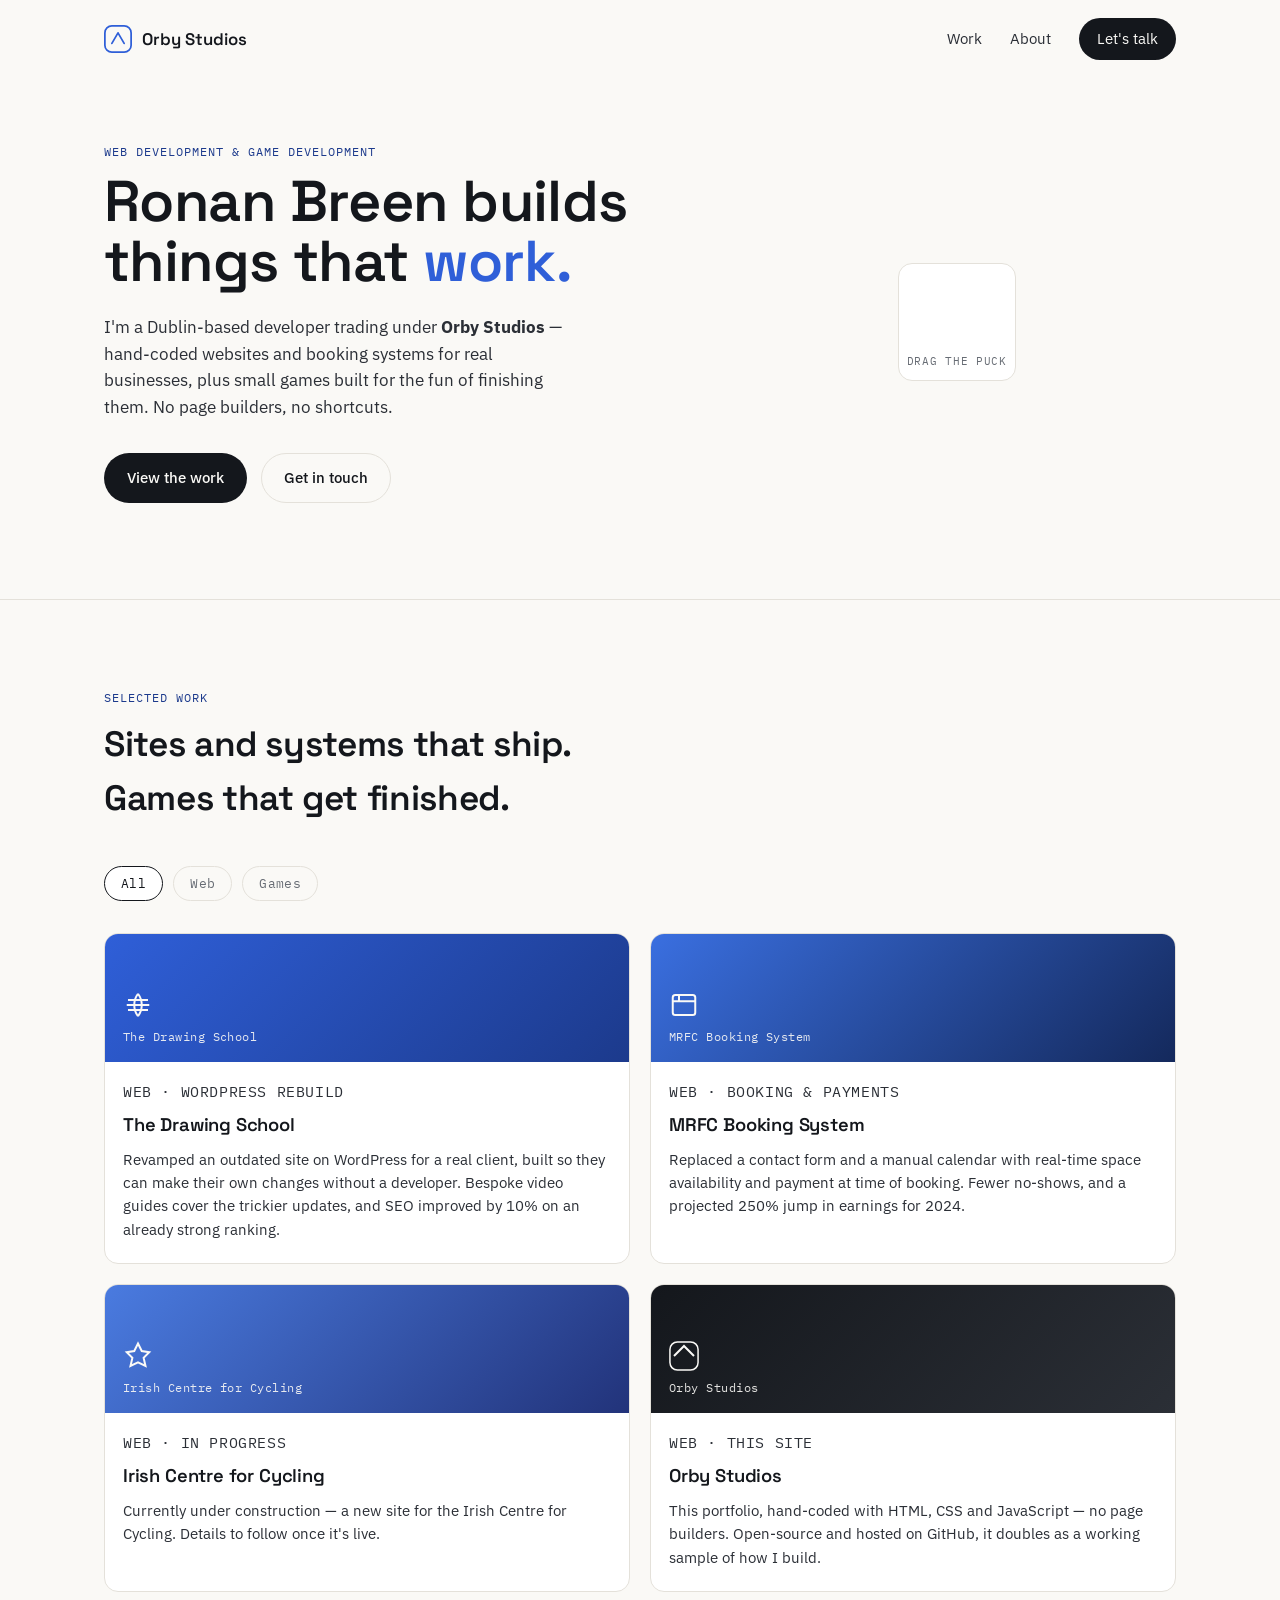
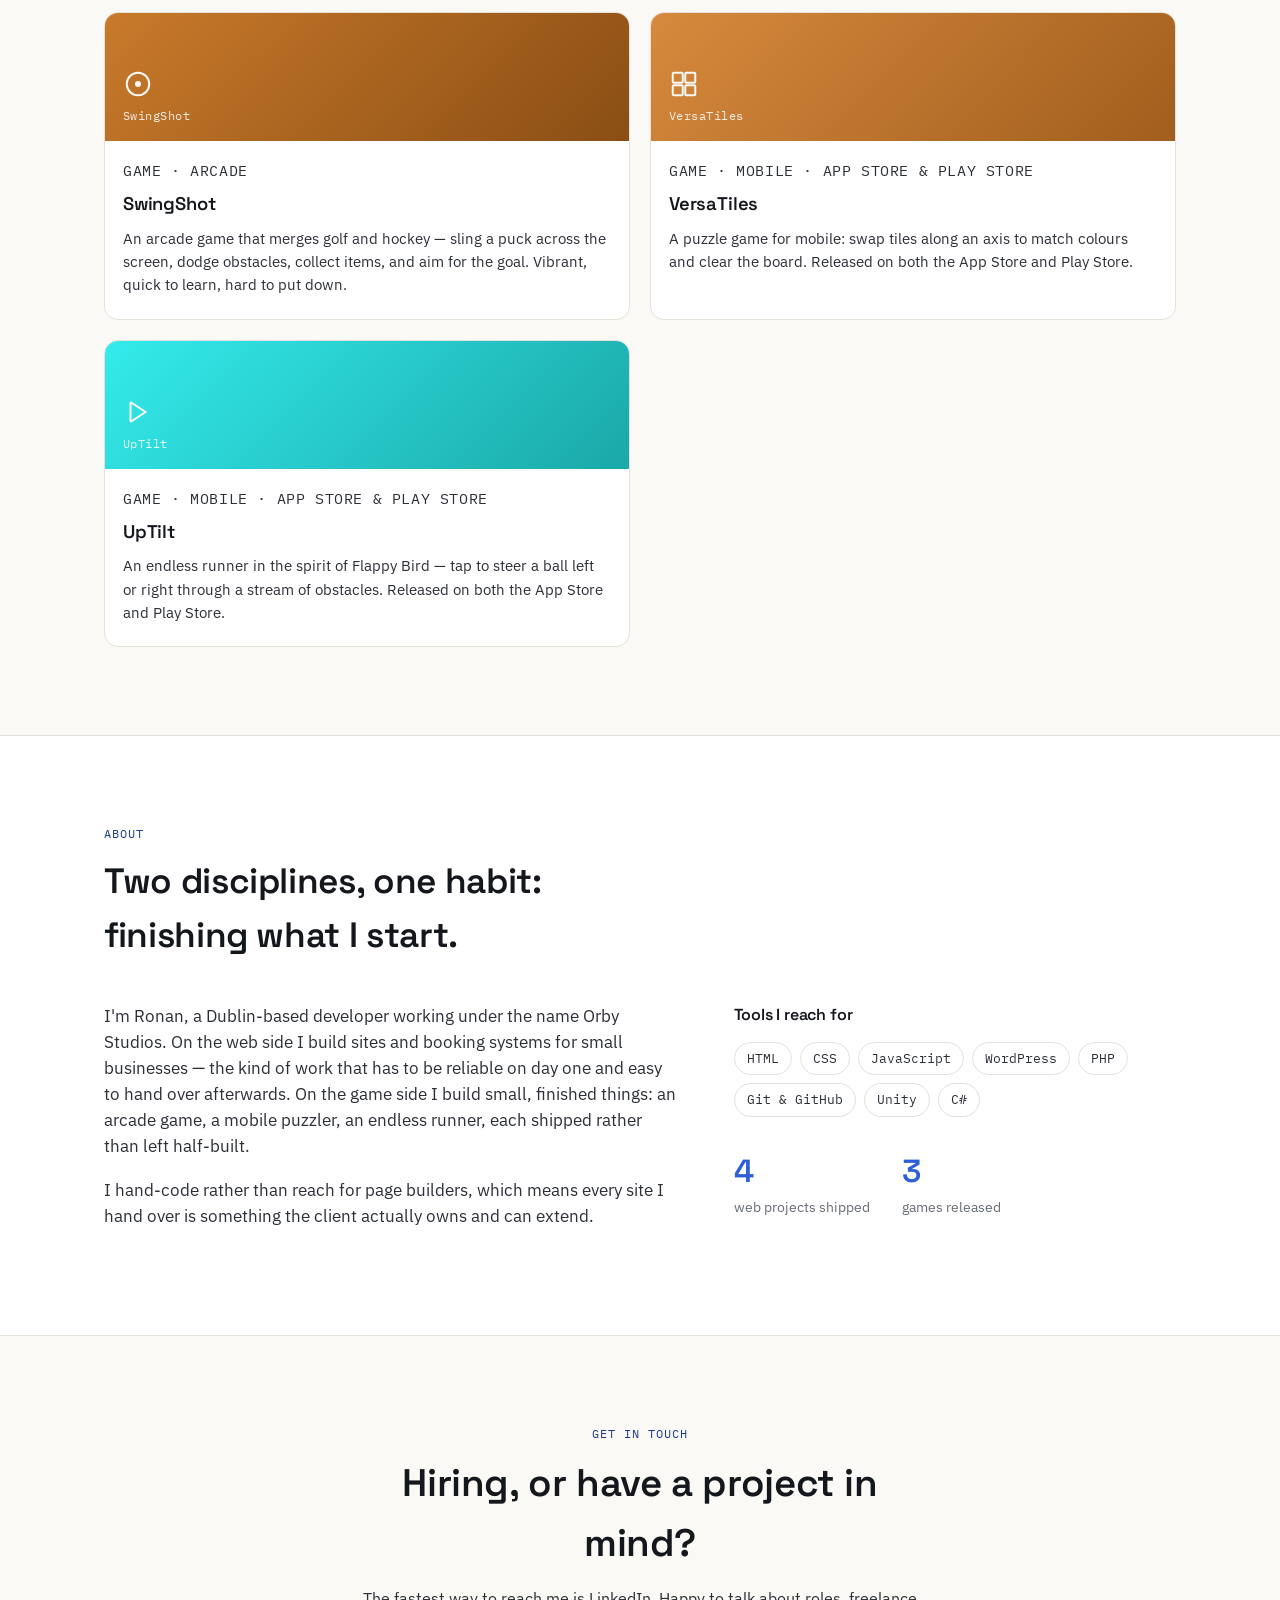
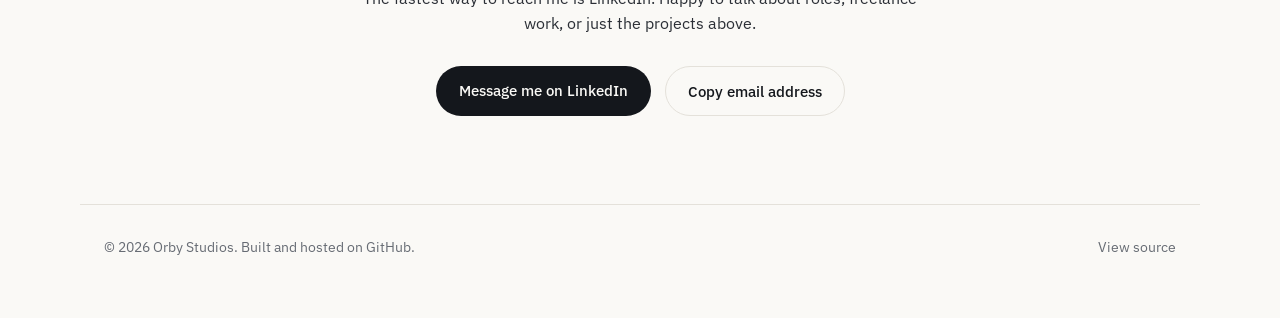
<file: index.html>
<!DOCTYPE html>
<html lang="en">
<head>
<meta charset="UTF-8" />
<meta name="viewport" content="width=device-width, initial-scale=1.0" />
<title>Orby Studios — Ronan Breen, Web &amp; Game Developer</title>
<meta name="description" content="Portfolio of Ronan Breen (Orby Studios) — web development and game development projects, hand-coded and hosted on GitHub." />

<link rel="preconnect" href="https://fonts.googleapis.com">
<link rel="preconnect" href="https://fonts.gstatic.com" crossorigin>
<link href="https://fonts.googleapis.com/css2?family=Space+Grotesk:wght@500;600;700&family=IBM+Plex+Sans:wght@400;500;600&family=IBM+Plex+Mono:wght@400;500&display=swap" rel="stylesheet">

<link rel="stylesheet" href="styles.css" />
</head>
<body>

<a class="skip-link" href="#main">Skip to content</a>

<header class="site-header">
  <a href="#top" class="brand" aria-label="Orby Studios home">
    <span class="brand-mark" aria-hidden="true">
      <svg viewBox="0 0 32 32" width="28" height="28">
        <rect x="1" y="1" width="30" height="30" rx="8" fill="none" stroke="currentColor" stroke-width="2"/>
        <path d="M9 21 L16 9 L23 21" fill="none" stroke="currentColor" stroke-width="2" stroke-linecap="round" stroke-linejoin="round"/>
      </svg>
    </span>
    <span class="brand-name">Orby Studios</span>
  </a>

  <nav class="site-nav" aria-label="Primary">
    <a href="#work">Work</a>
    <a href="#about">About</a>
    <a class="nav-cta" href="#contact">Let's talk</a>
  </nav>

  <button class="nav-toggle" aria-expanded="false" aria-controls="mobile-nav" aria-label="Open menu">
    <span></span><span></span><span></span>
  </button>
</header>

<nav id="mobile-nav" class="mobile-nav" aria-label="Mobile" hidden>
  <a href="#work">Work</a>
  <a href="#about">About</a>
  <a href="#contact">Contact</a>
</nav>

<main id="main">

  <!-- HERO -->
  <section id="top" class="hero">
    <div class="hero-inner">
      <p class="eyebrow">Web development &amp; game development</p>
      <h1 class="hero-title">
        Ronan Breen builds<br />
        things that <span class="hl">work.</span>
      </h1>
      <p class="hero-sub">
        I'm a Dublin-based developer trading under <strong>Orby Studios</strong> — hand-coded
        websites and booking systems for real businesses, plus small games built for the fun
        of finishing them. No page builders, no shortcuts.
      </p>
      <div class="hero-actions">
        <a href="#work" class="btn btn-primary">View the work</a>
        <a href="#contact" class="btn btn-ghost">Get in touch</a>
      </div>
    </div>

    <div class="hero-toy" aria-hidden="true">
      <canvas id="puck-canvas"></canvas>
      <p class="toy-caption">drag the puck</p>
    </div>
  </section>

  <!-- WORK -->
  <section id="work" class="work">
    <div class="section-head">
      <p class="eyebrow">Selected work</p>
      <h2>Sites and systems that ship. Games that get finished.</h2>
    </div>

    <div class="work-filter" role="tablist" aria-label="Filter projects">
      <button class="filter-btn is-active" data-filter="all" role="tab" aria-selected="true">All</button>
      <button class="filter-btn" data-filter="web" role="tab" aria-selected="false">Web</button>
      <button class="filter-btn" data-filter="game" role="tab" aria-selected="false">Games</button>
    </div>

    <div class="work-grid" id="work-grid">

      <!-- Project card template repeated -->
      <article class="card" data-type="web" data-tile="1">
        <div class="card-tile">
          <svg viewBox="0 0 24 24" width="30" height="30" fill="none" stroke="currentColor" stroke-width="1.6"><path d="M3 12h18M12 3a15 15 0 010 18M12 3a15 15 0 000 18M4 8h16M4 16h16"/></svg>
          <span class="card-tile-label">The Drawing School</span>
        </div>
        <div class="card-body">
          <p class="card-tag">Web · WordPress rebuild</p>
          <h3>The Drawing School</h3>
          <p>Revamped an outdated site on WordPress for a real client, built so they can make
            their own changes without a developer. Bespoke video guides cover the trickier
            updates, and SEO improved by 10% on an already strong ranking.</p>
        </div>
      </article>

      <article class="card" data-type="web" data-tile="2">
        <div class="card-tile">
          <svg viewBox="0 0 24 24" width="30" height="30" fill="none" stroke="currentColor" stroke-width="1.6"><rect x="3" y="4" width="18" height="16" rx="2"/><path d="M3 9h18M8 4v5"/></svg>
          <span class="card-tile-label">MRFC Booking System</span>
        </div>
        <div class="card-body">
          <p class="card-tag">Web · Booking &amp; payments</p>
          <h3>MRFC Booking System</h3>
          <p>Replaced a contact form and a manual calendar with real-time space availability
            and payment at time of booking. Fewer no-shows, and a projected 250% jump in
            earnings for 2024.</p>
        </div>
      </article>

      <article class="card" data-type="web" data-tile="3">
        <div class="card-tile">
          <svg viewBox="0 0 24 24" width="30" height="30" fill="none" stroke="currentColor" stroke-width="1.6"><path d="M12 2l3 6 6 1-4.5 4.5L18 20l-6-3-6 3 1.5-6.5L3 9l6-1z"/></svg>
          <span class="card-tile-label">Irish Centre for Cycling</span>
        </div>
        <div class="card-body">
          <p class="card-tag">Web · In progress</p>
          <h3>Irish Centre for Cycling</h3>
          <p>Currently under construction — a new site for the Irish Centre for Cycling.
            Details to follow once it's live.</p>
        </div>
      </article>

      <article class="card" data-type="web" data-tile="4">
        <div class="card-tile">
          <svg viewBox="0 0 24 24" width="30" height="30" fill="none" stroke="currentColor" stroke-width="1.6"><rect x="1" y="1" width="30" height="30" rx="8" transform="scale(0.75)"/><path d="M4 12l8-8 8 8" transform="translate(0 0)"/></svg>
          <span class="card-tile-label">Orby Studios</span>
        </div>
        <div class="card-body">
          <p class="card-tag">Web · This site</p>
          <h3>Orby Studios</h3>
          <p>This portfolio, hand-coded with HTML, CSS and JavaScript — no page builders.
            Open-source and hosted on GitHub, it doubles as a working sample of how I build.</p>
        </div>
      </article>

      <article class="card" data-type="game" data-tile="5">
        <div class="card-tile">
          <svg viewBox="0 0 24 24" width="30" height="30" fill="none" stroke="currentColor" stroke-width="1.6"><circle cx="12" cy="12" r="9"/><circle cx="12" cy="12" r="2.4" fill="currentColor" stroke="none"/></svg>
          <span class="card-tile-label">SwingShot</span>
        </div>
        <div class="card-body">
          <p class="card-tag">Game · Arcade</p>
          <h3>SwingShot</h3>
          <p>An arcade game that merges golf and hockey — sling a puck across the screen,
            dodge obstacles, collect items, and aim for the goal. Vibrant, quick to learn,
            hard to put down.</p>
        </div>
      </article>

      <article class="card" data-type="game" data-tile="6">
        <div class="card-tile">
          <svg viewBox="0 0 24 24" width="30" height="30" fill="none" stroke="currentColor" stroke-width="1.6"><rect x="3" y="3" width="8" height="8" rx="1"/><rect x="13" y="3" width="8" height="8" rx="1"/><rect x="3" y="13" width="8" height="8" rx="1"/><rect x="13" y="13" width="8" height="8" rx="1"/></svg>
          <span class="card-tile-label">VersaTiles</span>
        </div>
        <div class="card-body">
          <p class="card-tag">Game · Mobile · App Store &amp; Play Store</p>
          <h3>VersaTiles</h3>
          <p>A puzzle game for mobile: swap tiles along an axis to match colours and clear
            the board. Released on both the App Store and Play Store.</p>
        </div>
      </article>

      <article class="card" data-type="game" data-tile="7">
        <div class="card-tile">
          <svg viewBox="0 0 24 24" width="30" height="30" fill="none" stroke="currentColor" stroke-width="1.6"><path d="M6 4v16M6 4l12 8-12 8"/></svg>
          <span class="card-tile-label">UpTilt</span>
        </div>
        <div class="card-body">
          <p class="card-tag">Game · Mobile · App Store &amp; Play Store</p>
          <h3>UpTilt</h3>
          <p>An endless runner in the spirit of Flappy Bird — tap to steer a ball left or
            right through a stream of obstacles. Released on both the App Store and Play Store.</p>
        </div>
      </article>

    </div>
  </section>

  <!-- ABOUT -->
  <section id="about" class="about">
    <div class="section-head">
      <p class="eyebrow">About</p>
      <h2>Two disciplines, one habit: finishing what I start.</h2>
    </div>

    <div class="about-grid">
      <div class="about-copy">
        <p>
          I'm Ronan, a Dublin-based developer working under the name Orby Studios.
          On the web side I build sites and booking systems for small businesses — the kind
          of work that has to be reliable on day one and easy to hand over afterwards.
          On the game side I build small, finished things: an arcade game, a mobile puzzler,
          an endless runner, each shipped rather than left half-built.
        </p>
        <p>
          I hand-code rather than reach for page builders, which means every site I hand over
          is something the client actually owns and can extend. <!-- TODO: add a line about your CS
          background / course if you'd like it here --></p>
      </div>

      <div class="about-stack">
        <h3>Tools I reach for</h3>
        <ul class="tag-list">
          <li>HTML</li><li>CSS</li><li>JavaScript</li><li>WordPress</li>
          <li>PHP</li><li>Git &amp; GitHub</li><li>Unity</li><li>C#</li>
          <!-- TODO: edit this list to match your actual stack -->
        </ul>

        <dl class="stat-list">
          <div><dt>4</dt><dd>web projects shipped</dd></div>
          <div><dt>3</dt><dd>games released</dd></div>
          <!-- TODO: these numbers are placeholders — set them to whatever is accurate -->
        </dl>
      </div>
    </div>
  </section>

  <!-- CONTACT -->
  <section id="contact" class="contact">
    <div class="contact-inner">
      <p class="eyebrow">Get in touch</p>
      <h2>Hiring, or have a project in mind?</h2>
      <p class="contact-sub">
        The fastest way to reach me is LinkedIn. Happy to talk about roles, freelance work,
        or just the projects above.
      </p>
      <div class="contact-actions">
        <a class="btn btn-primary" href="https://www.linkedin.com/in/ronan-breen-52133b10b/" target="_blank" rel="noopener">
          Message me on LinkedIn
        </a>
        <button class="btn btn-ghost" id="copy-email" data-email="rbreen10@gmail.com">
          <!-- TODO: replace data-email with your real address -->
          Copy email address
        </button>
      </div>
    </div>
  </section>

</main>

<footer class="site-footer">
  <p>&copy; <span id="year"></span> Orby Studios. Built and hosted on GitHub.</p>
  <a href="https://github.com/" target="_blank" rel="noopener">View source</a>
  <!-- TODO: point this at your actual repo URL -->
</footer>

<script src="script.js"></script>
</body>
</html>
</file>
<file: styles.css>
/* ===================================================================
   Orby Studios — design tokens
   =================================================================== */
:root{
  --ink: #14171C;
  --ink-soft: #2B2F36;
  --muted: #676C74;
  --paper: #FAF9F6;
  --paper-raised: #FFFFFF;
  --line: #E4E1DA;
  --blue: #2F5FD8;
  --blue-deep: #1C3A8C;
  --amber: #C97A2B;

  --font-display: 'Space Grotesk', system-ui, sans-serif;
  --font-body: 'IBM Plex Sans', system-ui, sans-serif;
  --font-mono: 'IBM Plex Mono', ui-monospace, monospace;

  --max: 1120px;
  --radius: 14px;
}

*, *::before, *::after{ box-sizing: border-box; }

html{ scroll-behavior: smooth; }

body{
  margin: 0;
  background: var(--paper);
  color: var(--ink);
  font-family: var(--font-body);
  font-size: 16px;
  line-height: 1.55;
  -webkit-font-smoothing: antialiased;
}

@media (prefers-reduced-motion: reduce){
  html{ scroll-behavior: auto; }
  *{ animation-duration: 0.001ms !important; animation-iteration-count: 1 !important; transition-duration: 0.001ms !important; }
}

h1, h2, h3{
  font-family: var(--font-display);
  font-weight: 600;
  letter-spacing: -0.01em;
  margin: 0;
}

p{ margin: 0; }

a{ color: inherit; }

img, svg{ display: block; max-width: 100%; }

.skip-link{
  position: absolute; left: -999px; top: 0;
  background: var(--ink); color: var(--paper);
  padding: 10px 16px; z-index: 100;
}
.skip-link:focus{ left: 16px; top: 16px; }

:focus-visible{
  outline: 2px solid var(--blue);
  outline-offset: 3px;
}

.eyebrow{
  font-family: var(--font-mono);
  font-size: 0.78rem;
  letter-spacing: 0.08em;
  text-transform: uppercase;
  color: var(--blue-deep);
  margin: 0 0 10px;
}

.btn{
  display: inline-flex;
  align-items: center;
  gap: 8px;
  font-family: var(--font-body);
  font-weight: 500;
  font-size: 0.95rem;
  padding: 12px 22px;
  border-radius: 999px;
  border: 1px solid transparent;
  cursor: pointer;
  text-decoration: none;
  transition: transform 0.15s ease, background 0.15s ease, border-color 0.15s ease;
}
.btn:hover{ transform: translateY(-1px); }
.btn-primary{
  background: var(--ink);
  color: var(--paper);
}
.btn-primary:hover{ background: var(--blue-deep); }
.btn-ghost{
  background: transparent;
  border-color: var(--line);
  color: var(--ink);
}
.btn-ghost:hover{ border-color: var(--ink); }

/* ===================================================================
   Header
   =================================================================== */
.site-header{
  position: sticky; top: 0; z-index: 50;
  display: flex; align-items: center; justify-content: space-between;
  max-width: var(--max);
  margin: 0 auto;
  padding: 18px 24px;
  background: color-mix(in srgb, var(--paper) 88%, transparent);
  backdrop-filter: blur(8px);
}

.brand{
  display: flex; align-items: center; gap: 10px;
  text-decoration: none; color: var(--ink);
}
.brand-mark{ color: var(--blue); display: flex; }
.brand-name{
  font-family: var(--font-display);
  font-weight: 600;
  font-size: 1.05rem;
}

.site-nav{ display: flex; align-items: center; gap: 28px; }
.site-nav a{
  text-decoration: none;
  font-size: 0.95rem;
  color: var(--ink-soft);
}
.site-nav a:hover{ color: var(--ink); }
.nav-cta{
  padding: 9px 18px;
  border-radius: 999px;
  background: var(--ink);
  color: var(--paper) !important;
}
.nav-cta:hover{ background: var(--blue-deep); }

.nav-toggle{
  display: none;
  flex-direction: column;
  gap: 5px;
  background: none; border: none; cursor: pointer;
  padding: 8px;
}
.nav-toggle span{
  width: 22px; height: 2px; background: var(--ink); display: block;
}

.mobile-nav{
  display: flex; flex-direction: column;
  padding: 8px 24px 20px;
  gap: 4px;
}
.mobile-nav a{
  padding: 12px 0;
  text-decoration: none;
  color: var(--ink);
  border-bottom: 1px solid var(--line);
  font-size: 1rem;
}
.mobile-nav[hidden]{ display: none; }

/* ===================================================================
   Hero
   =================================================================== */
.hero{
  position: relative;
  max-width: var(--max);
  margin: 0 auto;
  padding: 64px 24px 96px;
  display: grid;
  grid-template-columns: 1.15fr 0.85fr;
  gap: 40px;
  align-items: center;
}

.hero-title{
  font-size: clamp(2.4rem, 5vw, 3.6rem);
  line-height: 1.05;
  margin-bottom: 22px;
}
.hero-title .hl{ color: var(--blue); }

.hero-sub{
  max-width: 46ch;
  font-size: 1.08rem;
  color: var(--ink-soft);
  margin-bottom: 32px;
}

.hero-actions{ display: flex; gap: 14px; flex-wrap: wrap; }

.hero-toy{
  position: relative;
  aspect-ratio: 1 / 1;
  max-width: 320px;
  justify-self: center;
  border: 1px solid var(--line);
  border-radius: var(--radius);
  background: var(--paper-raised);
  overflow: hidden;
}
#puck-canvas{ width: 100%; height: 100%; display: block; touch-action: none; cursor: grab; }
.toy-caption{
  position: absolute; bottom: 10px; left: 0; right: 0;
  text-align: center;
  font-family: var(--font-mono);
  font-size: 0.7rem;
  letter-spacing: 0.06em;
  text-transform: uppercase;
  color: var(--muted);
  pointer-events: none;
}

/* ===================================================================
   Section shell
   =================================================================== */
.section-head{
  max-width: var(--max);
  margin: 0 auto;
  padding: 0 24px;
  margin-bottom: 40px;
}
.section-head h2{
  font-size: clamp(1.6rem, 3vw, 2.2rem);
  max-width: 22ch;
}

.work, .about, .contact{ padding: 88px 0; }
.work{ border-top: 1px solid var(--line); }
.about{ border-top: 1px solid var(--line); background: var(--paper-raised); }
.contact{ border-top: 1px solid var(--line); }

/* ===================================================================
   Work filter + grid
   =================================================================== */
.work-filter{
  max-width: var(--max);
  margin: 0 auto 32px;
  padding: 0 24px;
  display: flex; gap: 10px;
}
.filter-btn{
  font-family: var(--font-mono);
  font-size: 0.8rem;
  letter-spacing: 0.03em;
  padding: 8px 16px;
  border-radius: 999px;
  border: 1px solid var(--line);
  background: transparent;
  color: var(--muted);
  cursor: pointer;
}
.filter-btn.is-active{
  border-color: var(--ink);
  color: var(--ink);
  background: var(--paper-raised);
}

.work-grid{
  max-width: var(--max);
  margin: 0 auto;
  padding: 0 24px;
  display: grid;
  grid-template-columns: repeat(2, 1fr);
  gap: 20px;
}

.card{
  border: 1px solid var(--line);
  border-radius: var(--radius);
  background: var(--paper-raised);
  overflow: hidden;
  display: flex;
  flex-direction: column;
  transition: border-color 0.15s ease, transform 0.15s ease;
}
.card:hover{ border-color: var(--ink); transform: translateY(-2px); }

.card-tile{
  height: 128px;
  display: flex;
  flex-direction: column;
  align-items: flex-start;
  justify-content: flex-end;
  gap: 8px;
  padding: 16px 18px;
  color: var(--paper);
}
.card-tile-label{
  font-family: var(--font-mono);
  font-size: 0.72rem;
  letter-spacing: 0.04em;
  opacity: 0.9;
}
.card[data-tile="1"] .card-tile{ background: linear-gradient(135deg, #2F5FD8, #1C3A8C); }
.card[data-tile="2"] .card-tile{ background: linear-gradient(135deg, #3A6FE0, #14295C); }
.card[data-tile="3"] .card-tile{ background: linear-gradient(135deg, #4A7BE0, #22337A); }
.card[data-tile="4"] .card-tile{ background: linear-gradient(135deg, #14171C, #2B2F36); }
.card[data-tile="5"] .card-tile{ background: linear-gradient(135deg, #C97A2B, #8A4E14); }
.card[data-tile="6"] .card-tile{ background: linear-gradient(135deg, #D68A3D, #A25E1E); }
.card[data-tile="7"] .card-tile{ background: linear-gradient(135deg, #34ebeb, #1ba8a8); }

.card-body{ padding: 18px 18px 22px; flex: 1; display: flex; flex-direction: column; gap: 8px; }
.card-tag{
  font-family: var(--font-mono);
  font-size: 0.72rem;
  letter-spacing: 0.04em;
  text-transform: uppercase;
  color: var(--muted);
}
.card-body h3{ font-size: 1.15rem; }
.card-body p{ color: var(--ink-soft); font-size: 0.94rem; }

.card.is-hidden{ display: none; }

/* ===================================================================
   About
   =================================================================== */
.about-grid{
  max-width: var(--max);
  margin: 0 auto;
  padding: 0 24px;
  display: grid;
  grid-template-columns: 1.3fr 1fr;
  gap: 56px;
}
.about-copy p{
  color: var(--ink-soft);
  font-size: 1.05rem;
  margin-bottom: 18px;
  max-width: 58ch;
}
.about-stack h3{
  font-size: 1rem;
  margin-bottom: 14px;
}
.tag-list{
  list-style: none;
  display: flex; flex-wrap: wrap; gap: 8px;
  padding: 0; margin: 0 0 30px;
}
.tag-list li{
  font-family: var(--font-mono);
  font-size: 0.8rem;
  padding: 6px 12px;
  border: 1px solid var(--line);
  border-radius: 999px;
  color: var(--ink-soft);
}
.stat-list{
  display: flex; gap: 32px; margin: 0;
}
.stat-list dt{
  font-family: var(--font-display);
  font-size: 2rem;
  font-weight: 600;
  color: var(--blue);
}
.stat-list dd{
  margin: 0;
  font-size: 0.85rem;
  color: var(--muted);
}

/* ===================================================================
   Contact
   =================================================================== */
.contact-inner{
  max-width: 620px;
  margin: 0 auto;
  padding: 0 24px;
  text-align: center;
}
.contact-inner h2{
  font-size: clamp(1.7rem, 3.4vw, 2.4rem);
  margin-bottom: 14px;
}
.contact-sub{
  color: var(--ink-soft);
  margin-bottom: 30px;
}
.contact-actions{
  display: flex; gap: 14px; justify-content: center; flex-wrap: wrap;
}

/* ===================================================================
   Footer
   =================================================================== */
.site-footer{
  max-width: var(--max);
  margin: 0 auto;
  padding: 32px 24px 60px;
  display: flex; justify-content: space-between; align-items: center;
  font-size: 0.85rem;
  color: var(--muted);
  border-top: 1px solid var(--line);
}
.site-footer a{ text-decoration: none; color: var(--muted); }
.site-footer a:hover{ color: var(--ink); }

/* ===================================================================
   Responsive
   =================================================================== */
@media (max-width: 860px){
  .hero{ grid-template-columns: 1fr; padding-top: 40px; }
  .hero-toy{ max-width: 240px; justify-self: start; }
  .about-grid{ grid-template-columns: 1fr; gap: 40px; }
  .work-grid{ grid-template-columns: 1fr; }
  .site-nav{ display: none; }
  .nav-toggle{ display: flex; }
}

@media (max-width: 480px){
  .contact-actions{ flex-direction: column; align-items: stretch; }
  .site-footer{ flex-direction: column; gap: 10px; text-align: center; }
}
</file>
